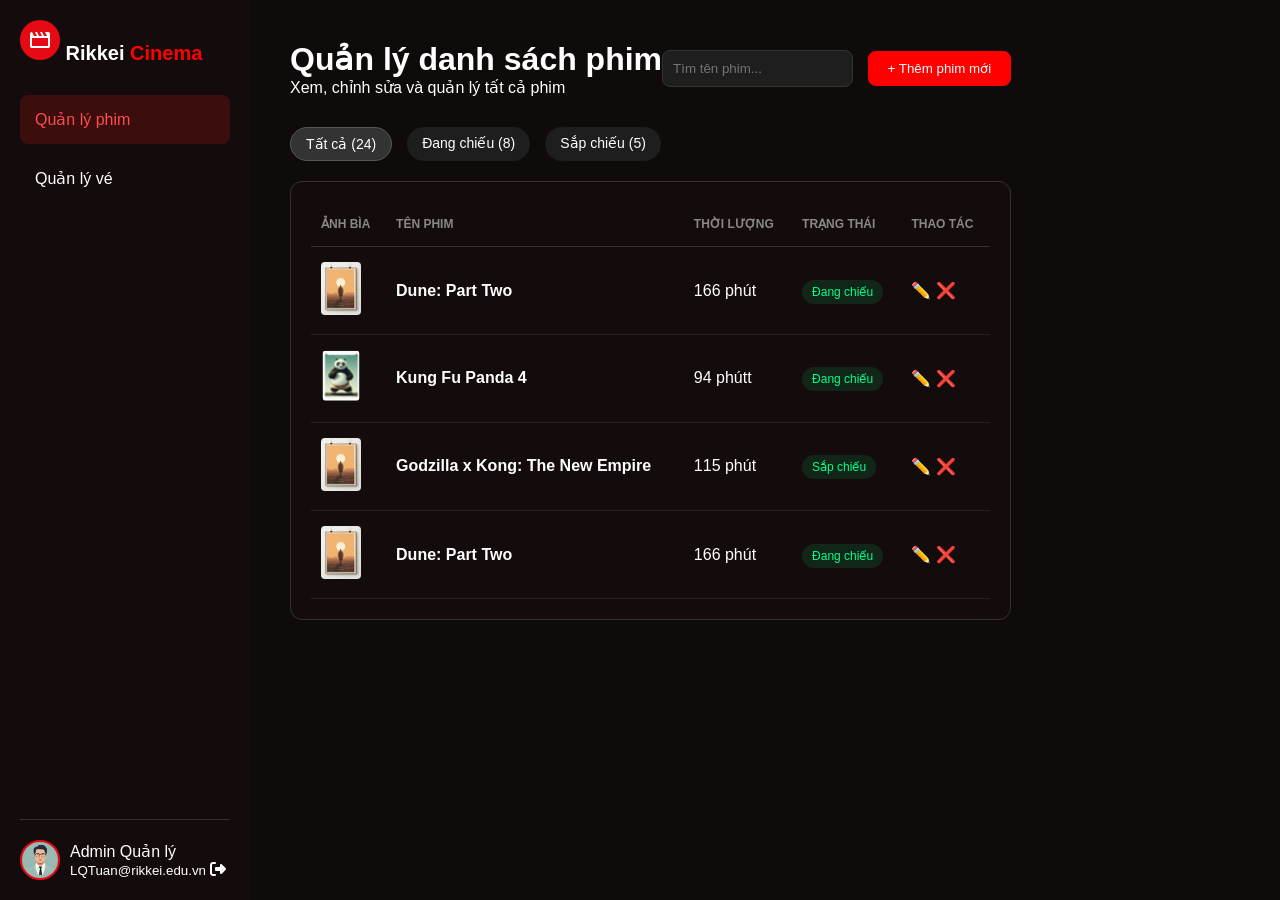
<file: STRUCTURE_FINANCE/pages/admin.html>
<!doctype html>
<html lang="en">
  <head>
    <meta charset="UTF-8" />
    <meta name="viewport" content="width=device-width, initial-scale=1.0" />
    <title>Rikkei Cinema - Admin</title>
    <link
      href="https://fonts.googleapis.com/css2?family=Inter:wght@300;400;500;600&display=swap"
      rel="stylesheet"
    />
    <link
      rel="stylesheet"
      href="https://cdnjs.cloudflare.com/ajax/libs/font-awesome/6.4.0/css/all.min.css"
    />
    <link rel="stylesheet" href="../CSS/admin.css" />
  </head>
  <body>
    <div class="admin-container">
      <div class="sidebar">
        <div class="logo">
          <span class="red-dot">
            <img src="../assets/images/Background (2).svg" alt=""
          /></span>
          Rikkei <span class="red-text">Cinema</span>
        </div>
        <div class="menu">
          <div class="menu-item active">Quản lý phim</div>
          <div class="menu-item">Quản lý vé</div>
        </div>
        <div class="user-info">
          <img src="../assets/images/Image+Border.svg" class="avatar" />
          <div>
            <p>Admin Quản lý</p>
            <small>LQTuan@rikkei.edu.vn</small>
            <i
              class="fa-solid fa-right-from-bracket logout-icon"
              onclick="openLogoutModal()"
            ></i>
          </div>
        </div>
      </div>

      <div class="main-content">
        <div class="header">
          <div>
            <h1>Quản lý danh sách phim</h1>
            <p>Xem, chỉnh sửa và quản lý tất cả phim</p>
          </div>
          <div class="header-right">
            <input
              type="text"
              placeholder="Tìm tên phim..."
              class="search-input"
            />
            <button class="btn-add">+ Thêm phim mới</button>
          </div>
        </div>

        <div class="filters">
          <span class="filter-item active">Tất cả (24)</span>
          <span class="filter-item">Đang chiếu (8)</span>
          <span class="filter-item">Sắp chiếu (5)</span>
        </div>

        <div class="table-wrapper">
          <table>
            <thead>
              <tr>
                <th>ẢNH BÌA</th>
                <th>TÊN PHIM</th>
                <th>THỜI LƯỢNG</th>
                <th>TRẠNG THÁI</th>
                <th>THAO TÁC</th>
              </tr>
            </thead>
            <tbody>
              <tr>
                <td>
                  <img
                    src="../assets/images/Dune Poster.svg"
                    class="movie-img"
                  />
                </td>
                <td><strong>Dune: Part Two</strong></td>
                <td>166 phút</td>
                <td><span class="status-green">Đang chiếu</span></td>
                <td>✏️ ❌</td>
              </tr>
              <tr>
                <td>
                  <img
                    src="../assets/images/Background+Shadow.svg"
                    class="movie-img"
                  />
                </td>
                <td><strong>Kung Fu Panda 4</strong></td>
                <td>94 phútt</td>
                <td><span class="status-green">Đang chiếu</span></td>
                <td>✏️ ❌</td>
              </tr>
              <tr>
                <td>
                  <img
                    src="../assets/images/Dune Poster.svg"
                    class="movie-img"
                  />
                </td>
                <td><strong>Godzilla x Kong: The New Empire</strong></td>
                <td>115 phút</td>
                <td><span class="status-green">Sắp chiếu</span></td>
                <td>✏️ ❌</td>
              </tr>
              <tr>
                <td>
                  <img
                    src="../assets/images/Dune Poster.svg"
                    class="movie-img"
                  />
                </td>
                <td><strong>Dune: Part Two</strong></td>
                <td>166 phút</td>
                <td><span class="status-green">Đang chiếu</span></td>
                <td>✏️ ❌</td>
              </tr>
            </tbody>
          </table>
        </div>
      </div>
    </div>

    <div id="logoutModal" class="modal hidden">
      <div class="modal-content">
        <h3>Xác nhận đăng xuất</h3>
        <p>Bạn có chắc muốn đăng xuất không?</p>
        <div class="modal-actions">
          <button onclick="closeLogoutModal()" class="btn-cancel">Hủy</button>
          <button onclick="confirmLogout()" class="btn-confirm">
            Đăng xuất
          </button>
        </div>
      </div>
    </div>
    <div id="toast"></div>
    <script src="../JS/admin.js"></script>
  </body>
</html>
</file>
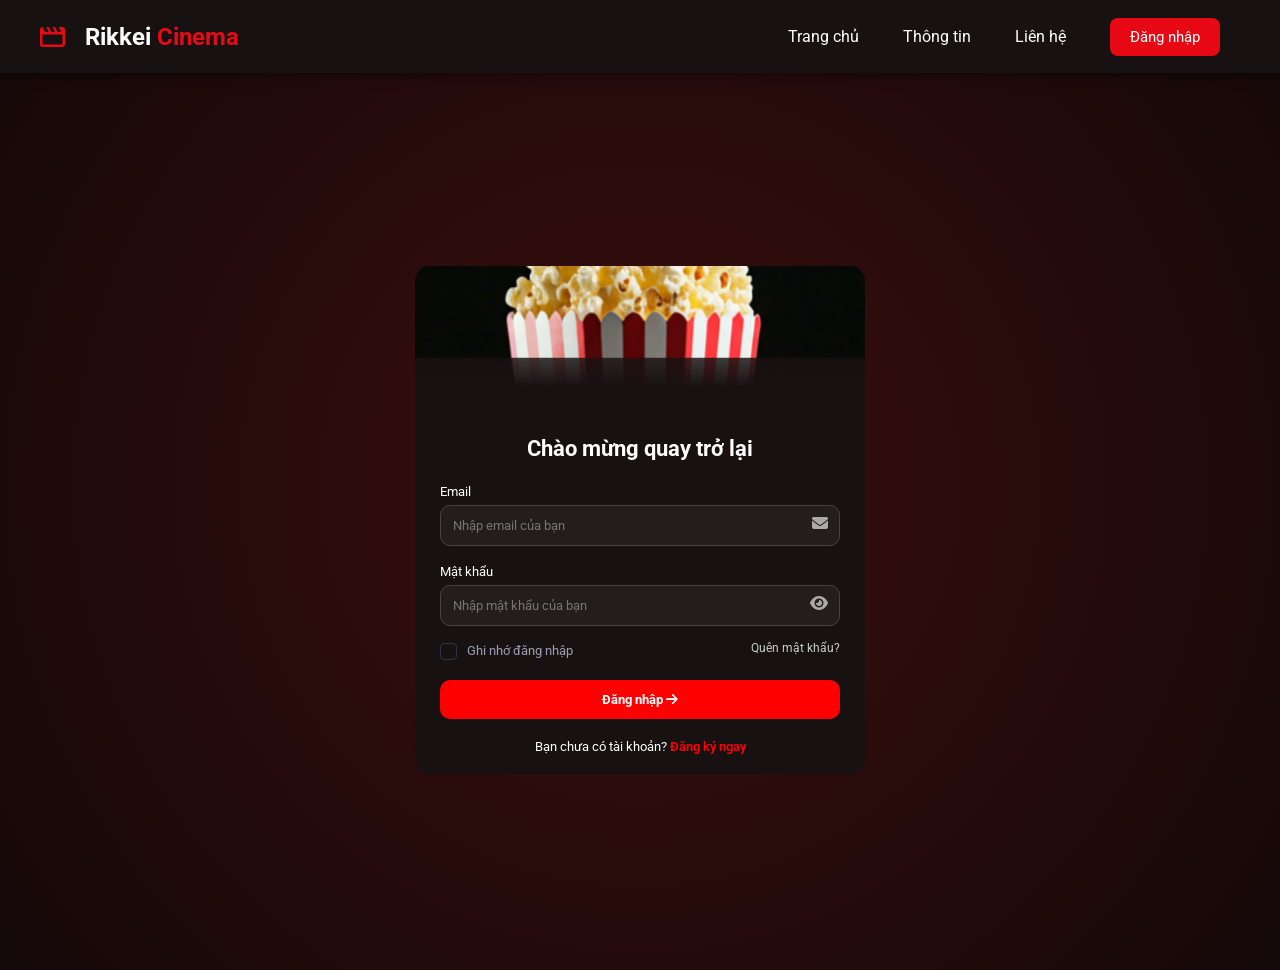
<file: STRUCTURE_FINANCE/pages/login.html>
<!doctype html>
<html lang="vi">
  <head>
    <meta charset="UTF-8" />
    <meta name="viewport" content="width=device-width, initial-scale=1.0" />
    <title>Đăng nhập</title>
    <link rel="stylesheet" href="../CSS/login.css" />
<!-- link chữ -->
    <link href="https://fonts.googleapis.com/css2?family=Roboto&display=swap" rel="stylesheet"/>
<!-- link incon -->
    <link href="https://cdnjs.cloudflare.com/ajax/libs/font-awesome/6.5.0/css/all.min.css" rel="stylesheet"/>
  </head>

  <body>
    <header>
      <div class="logo">
        <img src="../assets/incons/Container.svg" alt="" />
        <span class="logo_text">Rikkei <span>Cinema</span></span>
      </div>

      <div class="nav">
        <a href="./index.html">Trang chủ</a>
        <a href="#">Thông tin</a>
        <a href="#">Liên hệ</a>
        <button class="btn_header">Đăng nhập</button>
      </div>
    </header>

    <section class="login">
      <form class="login_box">

        <div class="card-banner">
          <img src="../assets/images/Background.svg" alt="">
        </div>

        <h1>Chào mừng quay trở lại</h1>

        <div class="form_group">
          <label>Email</label>
          <div class="input_box">
            <input id="email" type="text" placeholder="Nhập email của bạn" />
            <span class="icon"><i class="fa-solid fa-envelope"></i></span>
          </div>
          <small class="error" id="emailError"></small>
          <span id="errorEmail"></span>
        </div>

        <div class="form_group">
          <label>Mật khẩu</label>
          <div class="input_box">
            <input id="password" type="password" placeholder="Nhập mật khẩu của bạn"/>
            <span class="icon eye" id="togglePassword">
              <i class="fa-solid fa-eye"></i>
            </span>
            <span
                id="errorPassword"
                style="color: red; font-size: 12px"
              ></span>
          </div>
        </div>

        <div class="options">
          <label class="form__check">
            <input type="checkbox" />
            <span class="form__check-box"></span>
            <span class="form__check-text">
             Ghi nhớ đăng nhập</label>
          <a href="#">Quên mật khẩu?</a>
        </div>

        <button class="btn_login">
          Đăng nhập <i class="fa-solid fa-arrow-right"></i>
        </button>

        <p class="register">
          Bạn chưa có tài khoản? <a href="./register.html" class="link-red">Đăng ký ngay</a>
        </p>

      </form>
    </section>
    <script src="../JS/login.js"></script>
  </body>
</html>
</file>
<file: STRUCTURE_FINANCE/CSS/admin.css>
* {
  box-sizing: border-box;
  margin: 0;
  padding: 0;
  font-family: "Roboto", sans-serif;
}
body {display:flex;background:#0f0b0b;color:#fff}

.modal {
  position: fixed;
  top: 0;
  left: 0;
  width: 100%;
  height: 100%;
  background: rgba(0, 0, 0, 0.5);
  display: flex;
  align-items: center;
  justify-content: center;
  z-index: 9999;
}

.hidden {
  display: none;
}

.modal__content {
  background: #1e1e1e;
  padding: 24px;
  border-radius: 12px;
  width: 320px;
  color: #fff;
  text-align: center;
  animation: fadeIn 0.3s ease;
}

.modal__actions {
  margin-top: 20px;
  display: flex;
  justify-content: space-between;
  gap: 10px;
}

.btn {
  flex: 1;
  padding: 10px;
  border: none;
  border-radius: 8px;
  cursor: pointer;
}

.btn--danger {
  background: #ef4444;
  color: #fff;
}

.admin-container {
  display: flex;
  height: 100vh;
}

/* Sidebar bên trái */
.sidebar {
  width: 250px;
  background-color: #140c0c;
  padding: 20px;
  display: flex;
  flex-direction: column; /* Xếp các phần tử theo cột */
}

.logo {
  font-size: 20px;
  font-weight: bold;
  margin-bottom: 30px;
}

.red-text { color: #ff0000; }

.menu-item {
  padding: 15px;
  margin-bottom: 10px;
  cursor: pointer;
  border-radius: 8px;
}

.menu-item.active {
  background-color: #3b0d0d;
  color: #ff4d4d;
}

.user-info {
  margin-top: auto; /* Đẩy phần thông tin user xuống cuối sidebar */
  display: flex;
  align-items: center;
  gap: 10px;
  border-top: 1px solid #333;
  padding-top: 20px;
}

/* Nội dung bên phải */
.main-content {
  flex: 1; /* Chiếm hết phần còn lại của màn hình */
  padding: 40px;
  overflow-y: auto;
}

.header {
  display: flex;
  justify-content: space-between; /* Đẩy 2 khối về 2 đầu */
  align-items: center;
  margin-bottom: 30px;
}

.search-input {
  background: #1e1e1e;
  border: 1px solid #333;
  color: white;
  padding: 10px;
  border-radius: 8px;
  margin-right: 10px;
}

.btn-add {
  background: #ff0000;
  color: white;
  border: none;
  padding: 10px 20px;
  border-radius: 8px;
  cursor: pointer;
}

/* Bộ lọc */
.filters {
  display: flex;
  gap: 15px;
  margin-bottom: 20px;
}

.filter-item {
  background: #1e1e1e;
  padding: 8px 15px;
  border-radius: 20px;
  font-size: 14px;
  cursor: pointer;
}

.filter-item.active {
  background: #333;
  border: 1px solid #555;
}

/* Bảng dữ liệu */
.table-wrapper {
  background: #140c0c;
  border-radius: 12px;
  padding: 20px;
  border: 1px solid #333;
}

table {
  width: 100%;
  border-collapse: collapse; /* Để các đường kẻ bảng dính nhau */
}

th {
  text-align: left;
  color: #888;
  font-size: 12px;
  padding: 15px 10px;
  border-bottom: 1px solid #333;
}

td {
  padding: 15px 10px;
  border-bottom: 1px solid #222;
}

.movie-img {
  width: 40px;
  border-radius: 4px;
}

.status-green {
  color: #00ff88;
  background: rgba(0, 255, 136, 0.1);
  padding: 5px 10px;
  border-radius: 15px;
  font-size: 12px;
}
</file>
<file: STRUCTURE_FINANCE/CSS/login.css>
* {
    margin: 0;
    padding: 0;
    box-sizing: border-box;
    font-family: "Roboto", sans-serif;
}

header {
    display: flex;
    justify-content: space-between;
    align-items: center;
    height: 73px;
    top: 0;
    position: fixed;
    width: 100%;
    z-index: 1;
    background-color: #181111;
    padding: 0 40px;
    box-shadow: 0 2px 10px rgba(0, 0, 0, 0.5);
}

.logo {
    display: flex;
    align-items: center;
    gap: 20px;
}

.logo span {
    color: white;
    font-size: 24px;
    font-weight: bold;
}

.logo_text span {
    color: #E60A15;
}

.nav a {
    color: white;
    text-decoration: none;
    margin: 20px;
    font-size: 16px;
    position: relative
}

.nav a:hover {
    color: #E70814;
}

.btn_header {
    background-color: #E70814;
    color: white;
    margin: 20px;
    padding: 10px 20px;
    font-size: 15px;
    border-radius: 8px;
    border: none;
    cursor: pointer;
    transition: 0.3s;
}

.btn_header:hover {
    background-color: #ff1a1a;
    transform: scale(1.02);
}

body {
    background: radial-gradient(circle, #3b0f0f, #140808);
}

/* đăng ký */
.login {
    display: flex;
    justify-content: center;
    align-items: center;
    height: 100vh;
    margin-top: 70px;
}

.login_box {
    width: 450px;
    background: rgba(0, 0, 0, 0.7);
    border-radius: 15px;
    overflow: hidden;
    color: white;
    text-align: center;
    background-color: #181111 !important;
}

.card-banner {
    width: 100%;
    height: 150px;
    position: relative;
    overflow: hidden;
}

.card-banner img {
    width: 100%;
    height: 250px;
    object-fit: cover;
}

.card-banner::after {
    content: "";
    position: absolute;
    bottom: 0;
    width: 100%;
    height: 60%;
    background: linear-gradient(to top, rgba(0, 0, 0, 0.8), transparent);
}

.login_box h1 {
    margin: 20px 0;
    font-size: 22px;
}

.form_group {
    text-align: left;
    padding: 0 25px;
    margin-bottom: 15px;
}

.form_group label {
    font-size: 13px;
}

.input_box {
    position: relative;
}

.input_box input {
    width: 100%;
    padding: 12px 40px 12px 12px;
    border-radius: 10px;
    border: 1px solid #444;
    background: rgba(255, 255, 255, 0.05);
    color: white;
    margin-top: 5px;
}

.input_box input:focus {
    border-color: red;
    box-shadow: 0 0 8px red;
}

.icon {
    position: absolute;
    right: 12px;
    top: 50%;
    transform: translateY(-50%);
    color: #aaa;
    cursor: pointer;
}


.options {
    display: flex;
    justify-content: space-between;
    font-size: 12px;
    padding: 0 25px;
    margin: 10px 0;
}
.form__check {
  display: flex;
  align-items: flex-start;
  gap: 10px;
  cursor: pointer;
}

.form__check input[type="checkbox"] {
  display: none;
}

.form__check-box {
  flex-shrink: 0;
  width: 17px;
  height: 17px;
  margin-top: 2px;
  border: 1.5px solid #2e3447;
  border-radius: 4px;
  background: #181111;
  display: flex;
  align-items: center;
  justify-content: center;
  transition:
    border-color 0.2s ease,
    background 0.2s ease;
}

.form__check input:checked ~ .form__check-box {
  background: #e8272a;
  border-color: #e8272a;
}

.form__check input:checked ~ .form__check-box::after {
  content: "";
  display: block;
  width: 5px;
  height: 9px;
  border: 2px solid #fff;
  border-top: none;
  border-left: none;
  transform: rotate(45deg) translate(-1px, -1px);
}

.form__check-text {
  font-size: 0.82rem;
  color: #9aa0b4;
  line-height: 1.5;
}
.options a {
    color: #ccc;
    text-decoration: none;
}

.btn_login {
    width: calc(100% - 50px);
    margin: 10px 25px;
    padding: 12px;
    background: red;
    border: none;
    border-radius: 10px;
    color: white;
    font-weight: bold;
    cursor: pointer;
}

.btn_login:hover {
    background: #ff1a1a;
    transform: scale(1.02);
}

.register {
    font-size: 13px;
    margin: 10px 0 20px;
}

.register a {
    color: red;
    text-decoration: none;
    font-weight: 600;
    transition: color 0.2s ease;
}
.link-red:hover {
    color: #ff5457;
}
</file>
